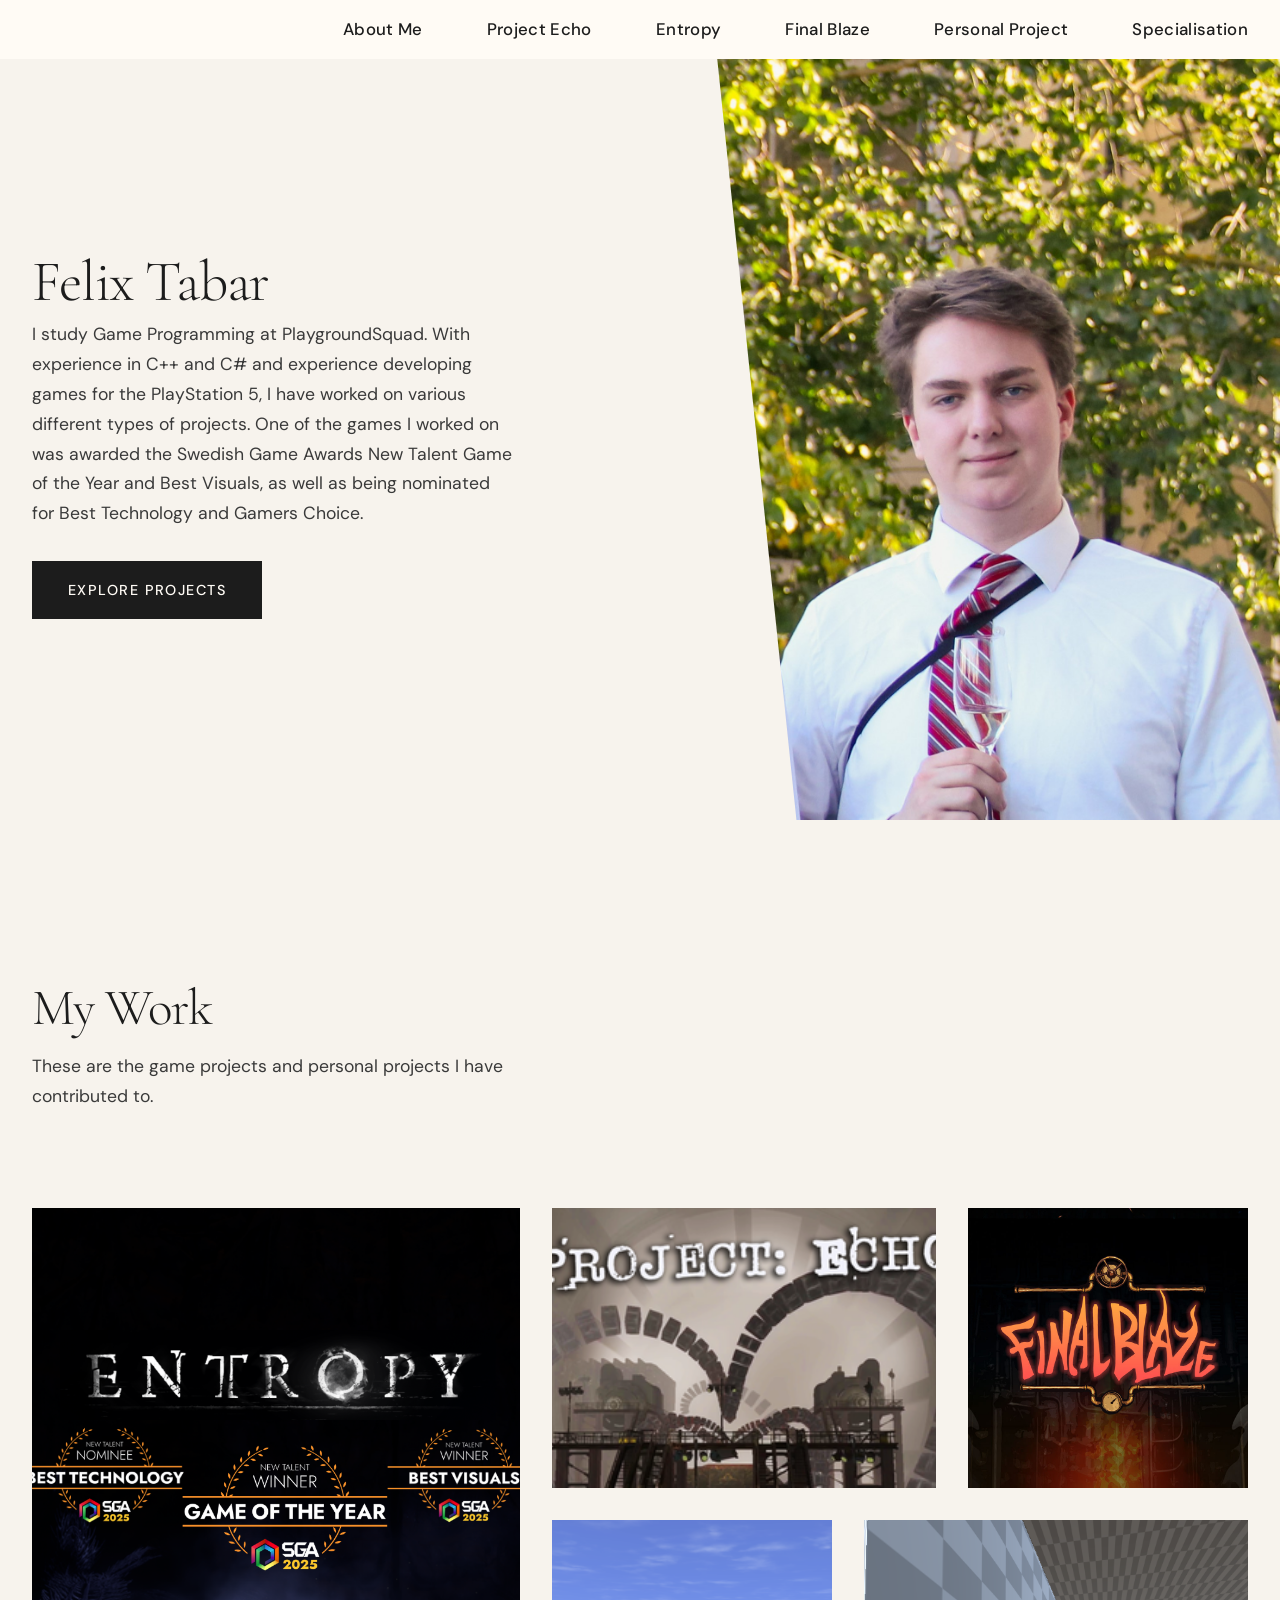
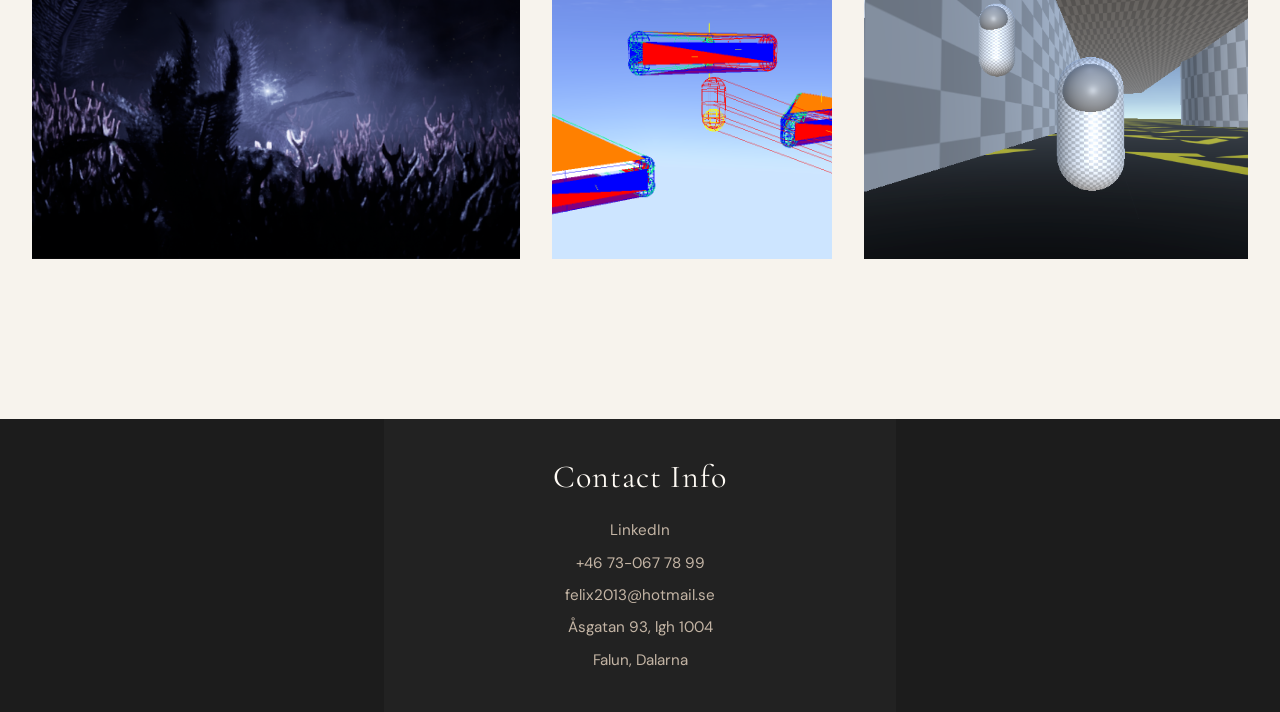
<file: github-pages/index.html>
<!DOCTYPE html>
<html lang="en">
<head>
    <meta charset="UTF-8">
    <meta name="viewport" content="width=device-width, initial-scale=1.0">
    <title>Felix Tabar - Portfolio</title>
    
    <!-- Google Fonts -->
    <link rel="preconnect" href="https://fonts.googleapis.com">
    <link rel="preconnect" href="https://fonts.gstatic.com" crossorigin>
    <link href="https://fonts.googleapis.com/css2?family=Cormorant+Garamond:ital,wght@0,300;0,400;0,500;0,600;1,300;1,400&family=DM+Sans:ital,wght@0,400;0,500;0,600;1,400&display=swap" rel="stylesheet">
    <link rel="stylesheet" href="style.css">
    <!--

-->
</head>
<body>
    <!-- Header -->
    <header class="site-header" id="header">
        <div class="container">
            <nav class="nav-main">
                <a href="#">About Me</a>
                <a href="echo/index.html">Project Echo</a>
                <a href="entropy/index.html">Entropy</a>
                <a href="blaze/index.html">Final Blaze</a>
                <a href="personal-project/index.html">Personal Project</a>
                <a href="specialisation/index.html">Specialisation</a>
            </nav>
        </div>
    </header>
    
    <!-- Hero Section -->
    <section class="hero">
        <div class="hero-content">
            <h1 class="heading-display hero-title">
                Felix Tabar
            </h1>
            <p class="text-body hero-description">
                I study Game Programming at PlaygroundSquad.
                With experience in C++ and C# and experience developing games for the PlayStation 5, I have worked on various different types of projects.
                One of the games I worked on was awarded the Swedish Game Awards New Talent Game of the Year and Best Visuals,
                as well as being nominated for Best Technology and Gamers Choice.
            </p>
            <div class="hero-actions">
                <a href="#collections" class="btn-primary">Explore Projects</a>
            </div>
        </div>
        <div class="hero-image">
            <img src="images/felix.jpg" 
                alt="Mugshot">
        </div>
    </section>

    <!-- Collections -->
    <section class="collections" id="collections">
        <div class="container">
            <div class="section-header">
                <div class="section-header-left">
                    <h2 class="heading-display section-title">My Work</h2>
                    <p class="text-body section-subtitle">
                        These are the game projects and personal projects I have contributed to.
                    </p>
                </div>
            </div>
            
            <div class="collections-grid">
                <div class="collection-item">
                    <div class="collection-image">
                        <img src="images/entropy-banner3.png" 
                             alt="Entropy">
                    </div>
                    <a href="entropy/index.html">
                        <div class="collection-overlay">
                            <h3 class="collection-name">Entropy</h3>
                            <p class="collection-count">Second game project - Unreal Engine</p>
                        </div>
                    </a>
                </div>
                
                <div class="collection-item">
                    <div class="collection-image">
                        <img src="images/echo-banner-low.png"
                            alt="Project Echo">
                    </div>
                    <a href="echo/index.html">
                        <div class="collection-overlay">
                            <h3 class="collection-name">Project Echo</h3>
                            <p class="collection-count">First game project - TenGine</p>
                        </div>
                    </a>
                </div>
                
                <div class="collection-item">
                    <div class="collection-image">
                        <img src="images/blaze-banner2.jpg" 
                             alt="Final Blaze">
                    </div>
                    <a href="blaze/index.html">
                        <div class="collection-overlay">
                            <h3 class="collection-name">Final Blaze</h3>
                            <p class="collection-count">Third game project - Unity</p>
                        </div>
                    </a>
                </div>
                
                <div class="collection-item">
                    <div class="collection-image">
                        <img src="images/specialisation-banner.png" 
                             alt="Specialisation">
                    </div>
                    
                    <a href="specialisation/index.html">
                        <div class="collection-overlay">
                            <h3 class="collection-name">Advanced Collision</h3>
                            <p class="collection-count">Specialisation - TenGine</p>
                        </div>
                    </a>
                </div>
                
                <div class="collection-item">
                    <div class="collection-image">
                        <img src="images/personal-project-banner.png" 
                             alt="Personal Project">
                    </div>
                    <a href="personal-project/index.html">
                        <div class="collection-overlay">
                            <h3 class="collection-name">Multiplayer Movement Demo</h3>
                            <p class="collection-count">Personal Project - Unity</p>
                        </div>
                    </a>
                </div>
            </div>
        </div>
    </section>
    
    <footer class="site-footer">
            <div class="footer-brand">
                <p class="footer-logo">Contact Info</p>
                <div class="footer-contact-info">
                    <p><a href="https://www.linkedin.com/in/felix-tabar-360894291/">LinkedIn</a></p>
                    <p><a href="tel:+46730677899">+46 73-067 78 99</a></p>
                    <p><a href="mailto:felix2013@hotmail.se">felix2013@hotmail.se</a></p>
                    <p>Åsgatan 93, lgh 1004</p>
                    <p>Falun, Dalarna</p>
                </div>
            </div>
    </footer>

</body>
</html>
</file>
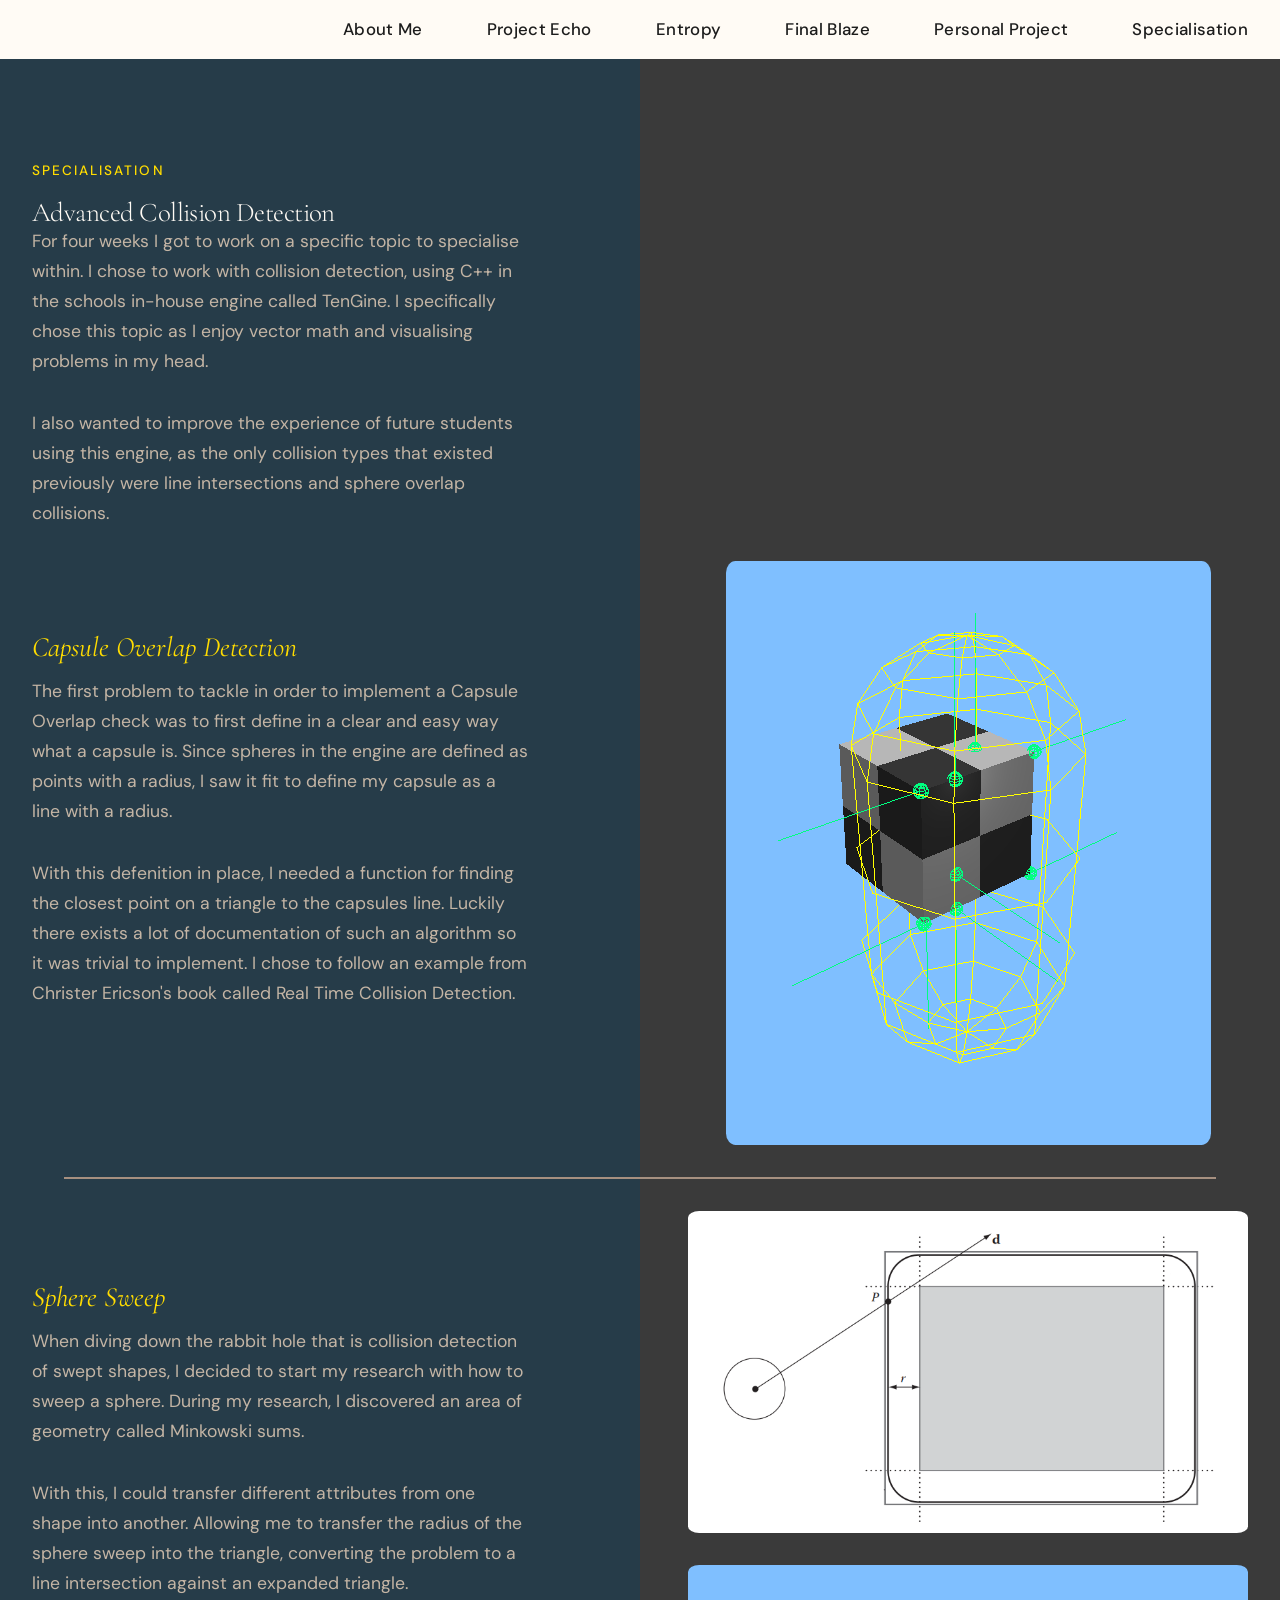
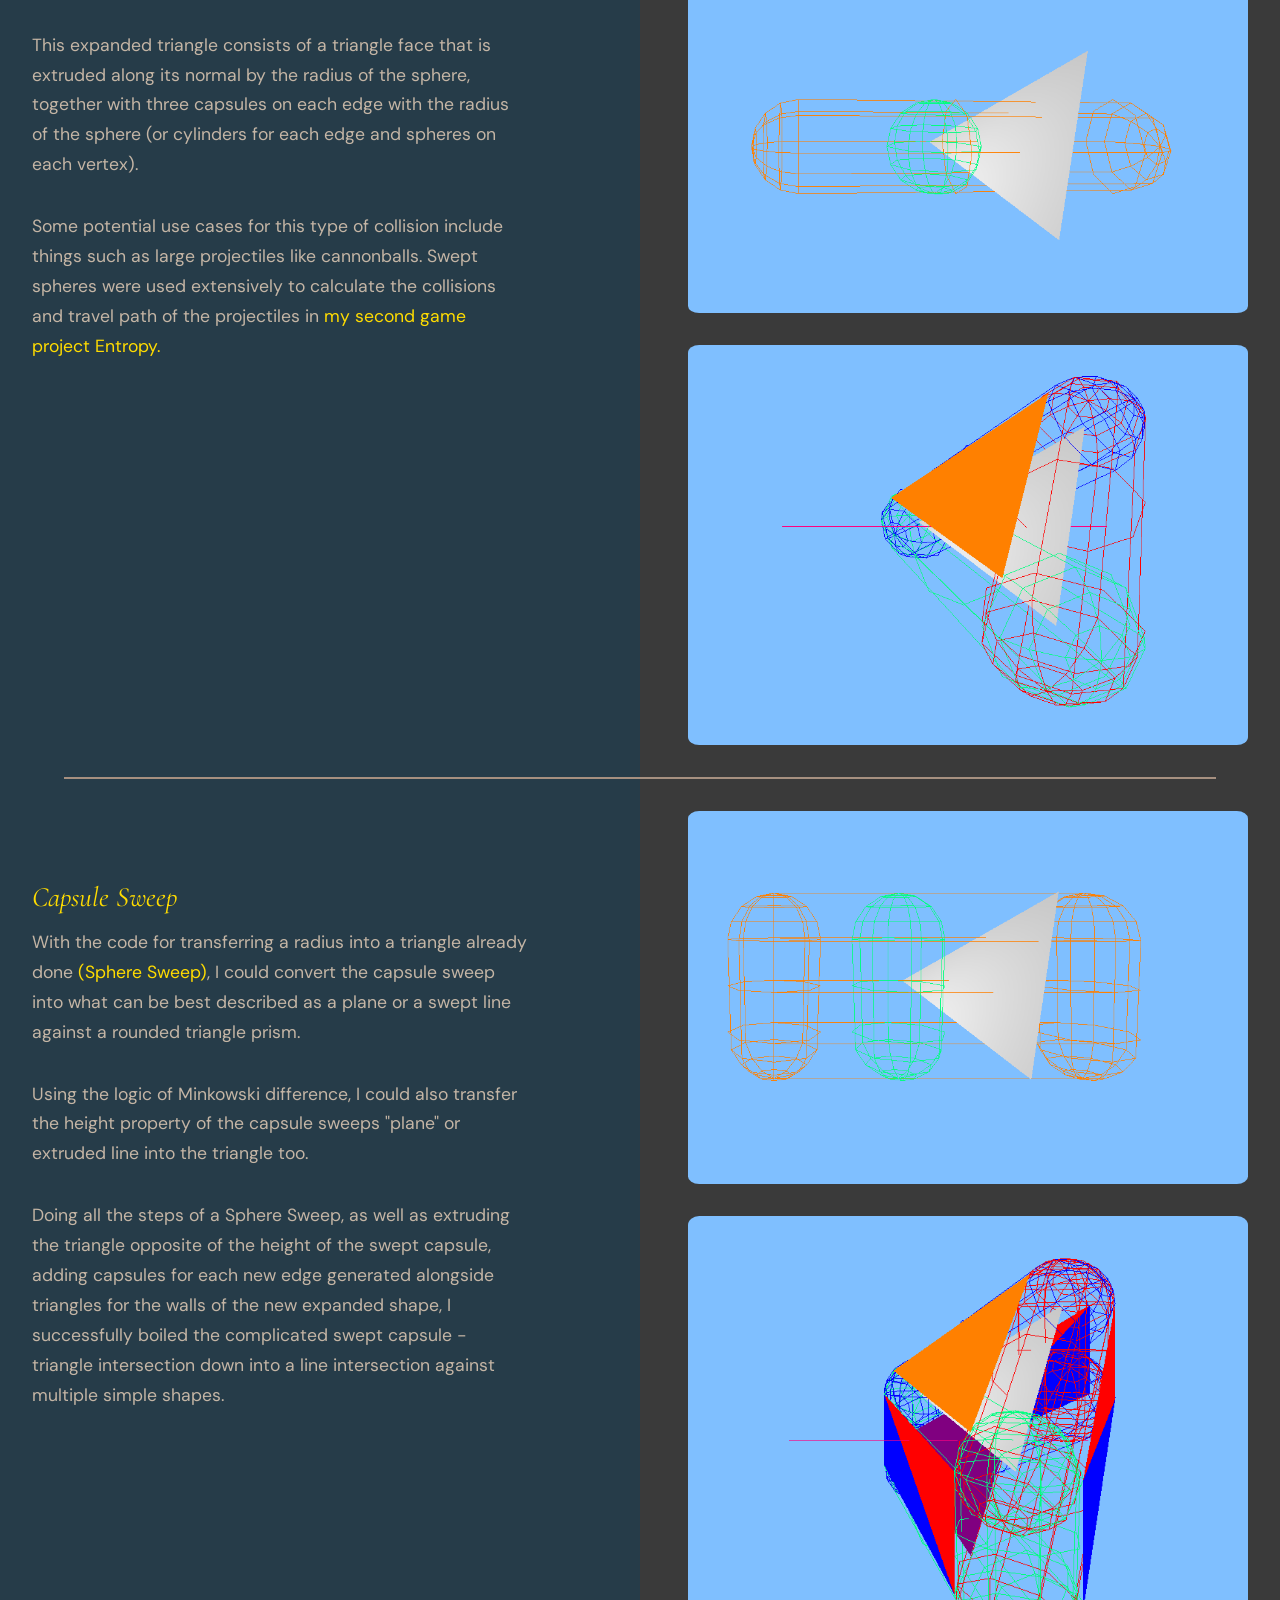
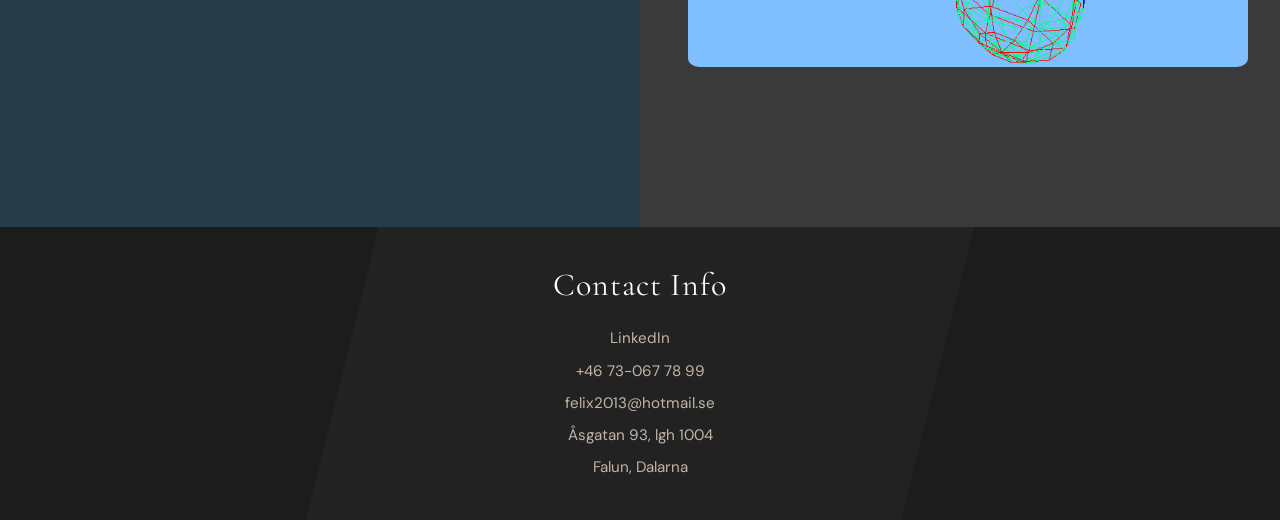
<file: github-pages/specialisation/index.html>
<!DOCTYPE html>
<html lang="en">
<head>
    <meta charset="UTF-8">
    <meta name="viewport" content="width=device-width, initial-scale=1.0">
    <title>Felix Tabar - Portfolio</title>
    
    <!-- Google Fonts -->
    <link rel="preconnect" href="https://fonts.googleapis.com">
    <link rel="preconnect" href="https://fonts.gstatic.com" crossorigin>
    <link href="https://fonts.googleapis.com/css2?family=Cormorant+Garamond:ital,wght@0,300;0,400;0,500;0,600;1,300;1,400&family=DM+Sans:ital,wght@0,400;0,500;0,600;1,400&display=swap" rel="stylesheet">
    <link rel="stylesheet" href="style.css">
    <!--

-->
</head>
<body>
    <!-- Header -->
    <header class="site-header" id="header">
        <div class="container">
            <nav class="nav-main">
                <a href="../index.html">About Me</a>
                <a href="../echo/index.html">Project Echo</a>
                <a href="../entropy/index.html">Entropy</a>
                <a href="../blaze/index.html">Final Blaze</a>
                <a href="../personal-project/index.html">Personal Project</a>
                <a href="#">Specialisation</a>
            </nav>
        </div>
    </header>
    
    <!-- Mobile Navigation -->
    <div class="mobile-overlay" id="mobileOverlay"></div>
    <nav class="mobile-nav" id="mobileNav">
        <button class="mobile-nav-close" id="mobileNavClose">×</button>
        <ul class="mobile-nav-links">
            <li><a href="#collections">Collections</a></li>
            <li><a href="#story">Our Story</a></li>
            <li><a href="#craftsmanship">Craftsmanship</a></li>
            <li><a href="#contact">Visit Us</a></li>
        </ul>
        <div class="mobile-nav-cta">
            <a href="#contact" class="btn-primary">Book Appointment</a>
        </div>
    </nav>
    
    <section class="specialisation" id="specialisation">
        <!-- <img src="images/project_logo.png" alt="Project Logo" class="project-logo"> -->

        <div class="container">
            <div class="specialisation-grid">
                <div class="specialisation-content">

                    <p class="text-label specialisation-label">Specialisation</p>
                    <h2 class="heading-display story-title">
                        Advanced Collision Detection
                    </h2>
                    <p class="text-body specialisation-text">
                        For four weeks I got to work on a specific topic to specialise within. I chose to work with collision detection, using C++ in the schools in-house engine called TenGine.
                        I specifically chose this topic as I enjoy vector math and visualising problems in my head.
                    </p>

                    <p class="text-body specialisation-text">
                        I also wanted to improve the experience of future students using this engine,
                        as the only collision types that existed previously were line intersections and sphere overlap collisions.
                    </p>

                </div>

            </div>

            <div class="specialisation-grid">
                <div class="specialisation-content">

                    <div class="specialisation-signature">
                        <p class="signature-name">Capsule Overlap Detection</p>
                    </div>

                    <p class="text-body specialisation-text">
                        The first problem to tackle in order to implement a Capsule Overlap check was to first define in a clear and easy way what a capsule is.
                        Since spheres in the engine are defined as points with a radius, I saw it fit to define my capsule as a line with a radius.
                    </p>

                    <p class="text-body specialisation-text">
                        With this defenition in place, I needed a function for finding the closest point on a triangle to the capsules line.
                        Luckily there exists a lot of documentation of such an algorithm so it was trivial to implement.
                        I chose to follow an example from Christer Ericson's book called Real Time Collision Detection.
                    </p>
                </div>

                <div class="specialisation-images">

                    <div class="specialisation-image">
                        <img src="images/capsule-overlap.png" 
                            alt="Capsule overlap">

                        <div class="collection-overlay">
                            <p class="collection-count">Yellow capsule overlapping a mesh, with all overlapping triangle hits and normals visible as green dots and lines </p>
                        </div>
                    </div>

                </div>

            </div>

            <hr class="specialisation-bar">

            <div class="specialisation-grid" id="sphere-sweep">
                <div class="specialisation-content">
                    <div class="specialisation-signature">
                        <p class="signature-name">Sphere Sweep</p>
                    </div>
                    <p class="text-body specialisation-text">
                        When diving down the rabbit hole that is collision detection of swept shapes, I decided to start my research with how to sweep a sphere.
                        During my research, I discovered an area of geometry called Minkowski sums.
                    </p>
                    <p class="text-body specialisation-text">
                        With this, I could transfer different attributes from one shape into another.
                        Allowing me to transfer the radius of the sphere sweep into the triangle,
                        converting the problem to a line intersection against an expanded triangle.
                    </p>
                    <p class="text-body specialisation-text">
                        This expanded triangle consists of a triangle face that is extruded along its normal by the radius of the sphere,
                        together with three capsules on each edge with the radius of the sphere (or cylinders for each edge and spheres on each vertex).
                        <!-- In order to get a point of collision from this shape on the original triangle,
                        I take the point of intersection between the sweep and the triangles shapes and move it back by the normal of the hit multiplied by the radius of the sweep. -->
                    </p>

                    <p class="text-body specialisation-text">
                        Some potential use cases for this type of collision include things such as large projectiles like cannonballs.
                        Swept spheres were used extensively to calculate the collisions and travel path of the projectiles in
                        <a href="../entropy/index.html" class="redirect">my second game project Entropy.</a>
                    </p>
                </div>

                <div class="specialisation-images">
                    <div class="specialisation-image">
                        <img src="images/minkowski-sum.png" 
                            alt="Minkowski sum">

                        <div class="collection-overlay">
                            <p class="collection-count">Diagram displaying how a spheres radius can be translated into a cube in a 2D environment <br> Source: Real Time Collision Detection, Christer Ericson</p>
                        </div>
                    </div>
                    <div class="specialisation-image">
                        <img src="images/sphere-sweep-single-tri.png" 
                            alt="Sphere sweep">

                        <div class="collection-overlay">
                            <p class="collection-count">Sphere being swept from left to right, passing through a triangle. The resulting collision is displayed as a green sphere</p>
                        </div>
                    </div>
                    <div class="specialisation-image">
                        <img src="images/sphere-sweep-debugdraw.png" 
                            alt="Sphere sweep debug draw">

                        <div class="collection-overlay">
                            <p class="collection-count">Sphere sweep as it is handled internally, with sphere radius translated into the triangle</p>
                        </div>
                    </div>
                </div>
            </div>

            <hr class="specialisation-bar">

            <div class="specialisation-grid">
                <div class="specialisation-content">
                    <div class="specialisation-signature">
                        <p class="signature-name">Capsule Sweep</p>
                    </div>
                    <p class="text-body specialisation-text">
                        With the code for transferring a radius into a triangle already done <a href="#sphere-sweep" class="redirect">(Sphere Sweep)</a>,
                        I could convert the capsule sweep into what can be best described as a plane or a swept line against a rounded triangle prism.
                    </p>
                    <p class="text-body specialisation-text">
                        Using the logic of Minkowski difference, I could also transfer the height property of the capsule sweeps "plane" or extruded line into the triangle too.
                    </p>

                    <p class="text-body specialisation-text">
                        Doing all the steps of a Sphere Sweep, as well as extruding the triangle opposite of the height of the swept capsule,
                        adding capsules for each new edge generated alongside triangles for the walls of the new expanded shape,
                        I successfully boiled the complicated swept capsule - triangle intersection down into a line intersection against multiple simple shapes.
                    </p>
                </div>

                <div class="specialisation-images">

                    <div class="specialisation-image">
                        <img src="images/capsule-sweep-single-tri.png" 
                            alt="Capsule sweep">

                        <div class="collection-overlay">
                            <p class="collection-count">Capsule being swept from left to right, passing through a triangle. The resulting collision is displayed as a green capsule</p>
                        </div>
                    </div>

                    <div class="specialisation-image">
                        <img src="images/capsule-sweep-debugdraw.png" 
                            alt="Capsule sweep debug draw">

                        <div class="collection-overlay">
                            <p class="collection-count">Capsule sweep as it is handled internally, with capsule radius and height translated into the triangle.
                                The orange triangle represents the radius of the capsule, while the purple, blue and red triangles all represent the height of the capsule</p>
                        </div>
                    </div>
                    
                </div>

            </div>

        </div>
        
    </section>
    
    <footer class="site-footer">
            <div class="footer-brand">
                <p class="footer-logo">Contact Info</p>
                <div class="footer-contact-info">
                    <p><a href="https://www.linkedin.com/in/felix-tabar-360894291/">LinkedIn</a></p>
                    <p><a href="tel:+46730677899">+46 73-067 78 99</a></p>
                    <p><a href="mailto:felix2013@hotmail.se">felix2013@hotmail.se</a></p>
                    <p>Åsgatan 93, lgh 1004</p>
                    <p>Falun, Dalarna</p>
                </div>
            </div>
    </footer>
</body>
</html>
</file>
<file: github-pages/style.css>
@charset "utf-8";

:root {
	--color-cream: #FFFBF5;
	--color-ivory: #F7F3ED;
	--color-warm-white: #FEFCF9;
	--color-gold: #B8860B;
	--color-gold-light: #D4A853;
	--color-gold-dark: #8B6914;
	--color-charcoal: #1C1C1C;
	--color-charcoal-soft: #3A3A3A;
	--color-taupe: #A69080;
	--color-taupe-light: #C4B5A5;

	--font-display: 'Cormorant Garamond', Georgia, serif;
	--font-body: 'DM Sans', -apple-system, sans-serif;

	--space-xs: 0.5rem;
	--space-sm: 1rem;
	--space-md: 2rem;
	--space-lg: 4rem;
	--space-xl: 6rem;
	--space-2xl: 10rem;
}

*,
*::before,
*::after {
	margin: 0;
	padding: 0;
	box-sizing: border-box;
}

hr
{
	border-style: solid;
	
	margin-top: var(--space-md);
	margin-bottom: var(--space-md);
	
	margin-left: var(--space-md);
	margin-right: var(--space-md);
}

html {
	scroll-behavior: smooth;
}

body {
	font-family: var(--font-body);
	font-size: 18px;
	line-height: 1.6;
	color: var(--color-charcoal);
	background-color: var(--color-cream);
	-webkit-font-smoothing: antialiased;
}

img {
	max-width: 100%;
	height: auto;
	display: block;
}

a {
	color: inherit;
	text-decoration: none;
}

/* Typography */
.heading-display {
	font-family: var(--font-display);
	font-weight: 300;
	line-height: 1.1;
	letter-spacing: -0.02em;
}

.heading-editorial {
	font-family: var(--font-display);
	font-weight: 400;
	font-style: italic;
	line-height: 1.2;
}

.text-label {
	font-family: var(--font-body);
	font-size: 0.85rem;
	font-weight: 500;
	letter-spacing: 0.15em;
	text-transform: uppercase;
	color: var(--color-taupe);
}

.text-body {
	font-family: var(--font-body);
	font-size: 1.1rem;
	line-height: 1.7;
	color: var(--color-charcoal-soft);
}

/* Layout Utilities */
.container {
	width: 100%;
	max-width: 1400px;
	margin: 0 auto;
	padding: 0 var(--space-md);
}

.container--narrow {
	max-width: 900px;
}

.container--wide {
	max-width: 1600px;
}

/* ========================================
           HEADER / NAVIGATION
======================================== */
.site-header {
	position: fixed;
	top: 0;
	left: 0;
	right: 0;
	z-index: 1000;
	padding: var(--space-xs) 0;
	/* transition: background 0.4s ease, padding 0.4s ease; */
}

.site-header::before {
	content: '';
	position: absolute;
	top: 0;
	left: 0;
	right: 0;
	bottom: 0;
	background-color: rgba(255, 251, 245, 1.0);
	z-index: -1;
}

.site-header.scrolled {
	background: rgba(255, 251, 245, 0.98);
	backdrop-filter: blur(10px);
	padding: var(--space-sm) 0;
	box-shadow: 0 1px 0 rgba(0, 0, 0, 0.05);
}

.site-header.scrolled::before {
	display: none;
}

.nav-main {
	display: flex;
	justify-content: right;

	gap: var(--space-lg);
}

.nav-main a:not(.nav-cta) {
	font-family: var(--font-body);
	font-size: 1.05rem;
	font-weight: 500;
	letter-spacing: 0.02em;
	position: relative;
	padding: var(--space-xs) 0;
	/* transition: color 0.3s ease; */
}

.nav-main a:not(.nav-cta):hover {
	color: var(--color-gold);
}

.nav-cta {
	font-family: var(--font-body);
	font-size: 0.9rem;
	font-weight: 500;
	letter-spacing: 0.1em;
	text-transform: uppercase;
	padding: 0.875rem 1.5rem;
	border: 1px solid var(--color-charcoal);
	/* transition: all 0.3s ease; */
}

.nav-cta:hover {
	background-color: var(--color-charcoal);
	color: var(--color-cream);
}

/* Mobile Menu Toggle */
.menu-toggle {
	display: none;
	flex-direction: column;
	gap: 5px;
	background: none;
	border: none;
	cursor: pointer;
	padding: 10px;
}

.menu-toggle span {
	display: block;
	width: 24px;
	height: 1.5px;
	background-color: var(--color-charcoal);
	/* transition: all 0.3s ease; */
}

/* ========================================
           HERO SECTION
        ======================================== */
.hero {
	min-height: 600px;
	max-height: 820px;
	height: 100vh;
	display: grid;
	grid-template-columns: 1fr 0.8fr;
	background-color: var(--color-ivory);
	overflow: hidden;
}

.hero-content {
	display: flex;
	flex-direction: column;
	justify-content: center;
	padding: var(--space-md) var(--space-lg);
	padding-left: max(var(--space-md), calc((100vw - 1400px) / 2 + var(--space-md)));
}

.hero-title {
	font-size: clamp(2.5rem, 4.5vw, 4rem);
	margin-bottom: var(--space-sm);
	/* opacity: 0; */
	transform: translateY(30px);
	/* animation: fadeUp 0.8s ease forwards;
	animation-delay: 0.5s; */
}

.hero-title em {
	font-style: italic;
	color: var(--color-gold);
}

.hero-description {
	max-width: 480px;
	margin-bottom: var(--space-md);
	/* opacity: 0; */
	transform: translateY(20px);
	/* animation: fadeUp 0.8s ease forwards;
	animation-delay: 0.7s; */
}

.hero-actions {
	display: flex;
	align-items: center;
	gap: var(--space-md);
	/* opacity: 0; */
	transform: translateY(20px);
	/* animation: fadeUp 0.8s ease forwards;
	animation-delay: 0.9s; */
}

.btn-primary {
	display: inline-flex;
	align-items: center;
	gap: var(--space-sm);
	font-family: var(--font-body);
	font-size: 0.9rem;
	font-weight: 500;
	letter-spacing: 0.1em;
	text-transform: uppercase;
	padding: 1.1rem 2.25rem;
	background-color: var(--color-charcoal);
	color: var(--color-cream);
	border: none;
	cursor: pointer;
	/* transition: all 0.3s ease; */
}

.btn-primary:hover {
	background-color: var(--color-gold-dark);
}

.btn-text {
	font-family: var(--font-body);
	font-size: 1rem;
	font-weight: 500;
	color: var(--color-charcoal);
	position: relative;
}

.btn-text::after {
	content: '→';
	margin-left: 0.5rem;
	/* transition: margin-left 0.3s ease; */
}

.btn-text:hover::after {
	margin-left: 0.75rem;
}

.hero-image {
	display: flex;
	align-items: center;
	overflow: hidden;
	clip-path: polygon(0 0, 100% 0, 100% 100%, 15% 100%);
}

.hero-slide.active {
	opacity: 1;
}

.hero-slide img {
	width: 100%;
	height: 100%;
	object-fit: cover;
}

.hero-image-overlay {
	position: absolute;
	bottom: var(--space-lg);
	left: var(--space-lg);
	background-color: var(--color-warm-white);
	padding: var(--space-md);
	max-width: 280px;
	z-index: 10;
	/* opacity: 0; */
	transform: translateY(20px);
	/* animation: fadeUp 0.8s ease forwards;
	animation-delay: 1.1s; */
}

.overlay-title {
	font-family: var(--font-display);
	font-size: 1.4rem;
	font-weight: 400;
	margin-bottom: var(--space-xs);
	/* transition: opacity 0.5s ease; */
}

.overlay-price {
	font-family: var(--font-body);
	font-size: 1rem;
	color: var(--color-gold);
	font-weight: 500;
	/* transition: opacity 0.5s ease; */
}

@keyframes fadeUp {
	to {
		opacity: 1;
		transform: translateY(0);
	}
}

/* ========================================
           COLLECTIONS SECTION
======================================== */
.collections {
	padding: var(--space-2xl) 0;
	background-color: var(--color-ivory);
}

.section-header {
	display: flex;
	justify-content: space-between;
	align-items: flex-end;
	margin-bottom: var(--space-xl);
}

.section-header-left {
	max-width: 500px;
}

.section-title {
	font-size: clamp(2.25rem, 4vw, 3.5rem);
	margin-bottom: var(--space-sm);
}

.section-subtitle {
	color: var(--color-charcoal-soft);
}

/* Asymmetric Masonry Grid */
.collections-grid {
	display: grid;
	grid-template-columns: repeat(12, 1fr);
	grid-template-rows: repeat(2, auto);
	gap: var(--space-md);
}

.collection-item {
	position: relative;
	overflow: hidden;
	cursor: pointer;
}

.collection-item:nth-child(1) {
	grid-column: 1 / 6;
	grid-row: 1 / 3;
}

.collection-item:nth-child(2) {
	grid-column: 6 / 10;
	grid-row: 1 / 2;
}

.collection-item:nth-child(3) {
	grid-column: 10 / 13;
	grid-row: 1 / 2;
}

.collection-item:nth-child(4) {
	grid-column: 6 / 9;
	grid-row: 2 / 3;
}

.collection-item:nth-child(5) {
	grid-column: 9 / 13;
	grid-row: 2 / 3;
}

.collection-image {
	width: 100%;
	height: 100%;
	min-height: 280px;
	overflow: hidden;
}

.collection-item:nth-child(1) .collection-image {
	min-height: 600px;
}

.collection-image img {
	width: 100%;
	height: 100%;
	object-fit: cover;
	transition: transform 0.6s ease;
}

.collection-item:hover .collection-image img {
	transform: scale(1.05);
}

.collection-overlay {
	position: absolute;
	inset: 0;
	background: linear-gradient(to top, rgba(28, 28, 28, 0.7) 0%, transparent 60%);
	display: flex;
	flex-direction: column;
	justify-content: flex-end;
	padding: var(--space-md);
	opacity: 0;
	transition: opacity 0.4s ease;
}

.collection-item:hover .collection-overlay {
	opacity: 1;
}

.collection-name {
	font-family: var(--font-display);
	font-size: 1.75rem;
	font-weight: 400;
	color: var(--color-cream);
	margin-bottom: var(--space-xs);
}

.collection-count {
	font-size: 0.9rem;
	color: var(--color-taupe-light);
	letter-spacing: 0.05em;
}

/* ========================================
           FOOTER - 4 Column Layout
        ======================================== */
.site-footer {
	background: linear-gradient(90deg,
			#1C1C1C 0%,
			#1C1C1C 30%,
			#222222 30%,
			#222222 70%,
			#1C1C1C 70%,
			#1C1C1C 100%);
	color: var(--color-cream);
	padding: var(--space-md) 0 var(--space-md);
	
	display: flex;
	justify-content: center;
}

.footer-brand {
	text-align: center;
}

.footer-logo {
	font-family: var(--font-display);
	font-size: 2rem;
	font-weight: 400;
	letter-spacing: 0.03em;
	margin-bottom: var(--space-sm);
}

.footer-logo span {
	color: var(--color-gold-light);
}

.footer-tagline {
	font-size: 1rem;
	color: var(--color-taupe);
	line-height: 1.7;
	margin-bottom: var(--space-md);
}

.footer-contact-info p {
	font-size: 0.95rem;
	color: var(--color-taupe-light);
	margin-bottom: var(--space-xs);
}

.footer-contact-info a {
	color: var(--color-taupe-light);
	/* transition: color 0.3s ease; */
}

.footer-contact-info a:hover {
	color: var(--color-gold-light);
}

/* ========================================
           RESPONSIVE STYLES
======================================== */
@media (max-width: 1200px) {
	.hero {
		grid-template-columns: 1fr 1fr;
	}

	.hero-content {
		padding: var(--space-md) var(--space-md);
		padding-left: var(--space-lg);
	}

	.collections-grid {
		grid-template-columns: repeat(6, 1fr);
	}

	.collection-item:nth-child(1) {
		grid-column: 1 / 4;
		grid-row: 1 / 2;
	}

	.collection-item:nth-child(2) {
		grid-column: 4 / 7;
		grid-row: 1 / 2;
	}

	.collection-item:nth-child(3) {
		grid-column: 1 / 3;
		grid-row: 2 / 3;
	}

	.collection-item:nth-child(4) {
		grid-column: 3 / 5;
		grid-row: 2 / 3;
	}

	.collection-item:nth-child(5) {
		grid-column: 5 / 7;
		grid-row: 2 / 3;
	}

	.collection-item:nth-child(1) .collection-image {
		min-height: 350px;
	}
}

@media (max-width: 1100px) {
	.logo {
		font-size: 1.5rem;
	}

	.nav-main {
		gap: var(--space-md);
	}

	.nav-main a:not(.nav-cta) {
		font-size: 0.85rem;
	}

	.nav-cta {
		font-size: 0.75rem;
		padding: 0.7rem 1rem;
	}

	.craft-stats {
		gap: var(--space-md);
		padding: var(--space-sm) var(--space-md);
		left: var(--space-md);
		right: var(--space-md);
	}
}

@media (max-width: 860px) {
	.nav-main {
		display: none;
	}

	.menu-toggle {
		display: flex;
	}

	.hero {
		grid-template-columns: 1fr;
		height: auto;
		max-height: none;
	}

	.hero-content {
		padding: calc(var(--space-lg) + 60px) var(--space-md) var(--space-lg);
		order: 2;
	}

	.hero-image {
		order: 1;
		height: 400px;
		clip-path: none;
	}

	.hero-image-overlay {
		display: none;
	}

	.featured-grid,
	.story-grid,
	.craft-grid,
	.contact-grid {
		grid-template-columns: 1fr;
	}

	.featured-content {
		padding-right: 0;
		order: 2;
	}

	.featured-image-wrapper {
		order: 1;
	}

	.story-content {
		padding-right: 0;
	}

	.craft-content {
		order: 2;
	}

	.craft-image-wrapper {
		order: 1;
	}

	.craft-stats {
		position: static;
		margin-top: var(--space-md);
		justify-content: center;
	}

	.testimonials-grid {
		grid-template-columns: 1fr;
		gap: var(--space-md);
	}

	.contact-content {
		padding-right: 0;
	}

	.footer-grid {
		grid-template-columns: 1fr 1fr;
		gap: var(--space-lg);
	}

	.footer-brand {
		grid-column: 1 / -1;
		padding-right: 0;
	}

	.footer-bottom {
		flex-direction: column;
		gap: var(--space-md);
		text-align: center;
	}
}

@media (max-width: 768px) {
	.collections-grid {
		grid-template-columns: 1fr 1fr;
	}

	.collection-item:nth-child(1) {
		grid-column: 1 / -1;
		grid-row: auto;
	}

	.collection-item:nth-child(2),
	.collection-item:nth-child(3),
	.collection-item:nth-child(4),
	.collection-item:nth-child(5) {
		grid-column: auto;
		grid-row: auto;
	}

	.collection-item:nth-child(1) .collection-image {
		min-height: 300px;
	}

	.collection-overlay {
		opacity: 1;
	}

	.story-images {
		grid-template-columns: 1fr;
		gap: var(--space-sm);
	}

	.story-image:first-child {
		margin-top: 0;
	}

	.section-header {
		flex-direction: column;
		align-items: flex-start;
		gap: var(--space-md);
	}

	.testimonials-grid {
		grid-template-columns: repeat(2, 1fr);
	}

	.testimonial-card:nth-child(3) {
		grid-column: 1 / -1;
	}
}

@media (max-width: 576px) {
	:root {
		--space-lg: 3rem;
		--space-xl: 4rem;
		--space-2xl: 6rem;
	}

	.hero-actions {
		flex-direction: column;
		align-items: flex-start;
	}

	.collections-grid {
		grid-template-columns: 1fr;
	}

	.collection-item:nth-child(n) {
		grid-column: 1;
	}

	.craft-stats {
		flex-direction: column;
		gap: var(--space-md);
	}

	.testimonials-grid {
		grid-template-columns: 1fr;
	}

	.testimonial-card:nth-child(3) {
		grid-column: auto;
	}

	.footer-grid {
		grid-template-columns: 1fr;
	}
}

/* Mobile Navigation */
.mobile-nav {
	position: fixed;
	top: 0;
	right: -100%;
	width: 100%;
	max-width: 400px;
	height: 100vh;
	height: 100dvh;
	background-color: var(--color-warm-white);
	z-index: 2000;
	padding: var(--space-xl) var(--space-md);
	/* transition: right 0.4s ease; */
	display: flex;
	flex-direction: column;
	overflow-y: auto;
	overscroll-behavior: contain;
}

.mobile-nav.active {
	right: 0;
}

.mobile-nav-close {
	position: absolute;
	top: var(--space-md);
	right: var(--space-md);
	background: none;
	border: none;
	font-size: 1.5rem;
	cursor: pointer;
	color: var(--color-charcoal);
}

.mobile-nav-links {
	list-style: none;
	margin-top: var(--space-xl);
}

.mobile-nav-links li {
	margin-bottom: var(--space-md);
}

.mobile-nav-links a {
	font-family: var(--font-display);
	font-size: 2rem;
	font-weight: 400;
	color: var(--color-charcoal);
	/* transition: color 0.3s ease; */
}

.mobile-nav-links a:hover {
	color: var(--color-gold);
}

.mobile-nav-cta {
	margin-top: var(--space-xl);
	padding-bottom: var(--space-md);
}

.mobile-overlay {
	position: fixed;
	inset: 0;
	background-color: rgba(0, 0, 0, 0.4);
	z-index: 1999;
	opacity: 0;
	visibility: hidden;
	/* transition: opacity 0.4s ease, visibility 0.4s ease; */
}

.mobile-overlay.active {
	opacity: 1;
	visibility: visible;
}
</file>
<file: github-pages/specialisation/style.css>
@charset "utf-8";

:root {
	--color-cream: #FFFBF5;
	--color-ivory: #F7F3ED;
	--color-warm-white: #FEFCF9;
	--color-gold: #B8860B;
	--color-gold-light: #D4A853;
	--color-gold-dark: #8B6914;
	--color-charcoal: #1C1C1C;
	--color-charcoal-soft: #3A3A3A;
	--color-taupe: #A69080;
	--color-taupe-light: #C4B5A5;

	--font-display: 'Cormorant Garamond', Georgia, serif;
	--font-body: 'DM Sans', -apple-system, sans-serif;

	--space-xs: 0.5rem;
	--space-sm: 1rem;
	--space-md: 2rem;
	--space-lg: 4rem;
	--space-xl: 6rem;
	--space-2xl: 10rem;
}

*,
*::before,
*::after {
	margin: 0;
	padding: 0;
	box-sizing: border-box;
}

hr
{
	border-style: solid;
	
	margin-top: var(--space-md);
	margin-bottom: var(--space-md);
	
	margin-left: var(--space-md);
	margin-right: var(--space-md);
}

html {
	scroll-behavior: smooth;
}

body {
	font-family: var(--font-body);
	font-size: 18px;
	line-height: 1.6;
	color: var(--color-charcoal);
	background-color: var(--color-cream);
	-webkit-font-smoothing: antialiased;
}

img {
	max-width: 100%;
	height: auto;
	display: block;
}

a {
	color: inherit;
	text-decoration: none;
}

/* Typography */
.heading-display {
	font-family: var(--font-display);
	font-weight: 300;
	line-height: 1.1;
	letter-spacing: -0.02em;
}

.heading-editorial {
	font-family: var(--font-display);
	font-weight: 400;
	font-style: italic;
	line-height: 1.2;
}

.text-label {
	font-family: var(--font-body);
	font-size: 0.85rem;
	font-weight: 500;
	letter-spacing: 0.15em;
	text-transform: uppercase;
	color: var(--color-taupe);
}

.text-body {
	font-family: var(--font-body);
	font-size: 1.1rem;
	line-height: 1.7;
	color: var(--color-charcoal-soft);
}

/* Layout Utilities */
.container {
	width: 100%;
	max-width: 1400px;
	margin: 0 auto;
	padding: 0 var(--space-md);
}

.container--narrow {
	max-width: 900px;
}

.container--wide {
	max-width: 1600px;
}

/* ========================================
           HEADER / NAVIGATION
======================================== */
.site-header {
	position: fixed;
	top: 0;
	left: 0;
	right: 0;
	z-index: 1000;
	padding: var(--space-xs) 0;
	/* transition: background 0.4s ease, padding 0.4s ease; */
}

.site-header::before {
	content: '';
	position: absolute;
	top: 0;
	left: 0;
	right: 0;
	bottom: 0;
	background-color: rgba(255, 251, 245, 1.0);
	z-index: -1;
}

.site-header.scrolled {
	background: rgba(255, 251, 245, 0.98);
	backdrop-filter: blur(10px);
	padding: var(--space-sm) 0;
	box-shadow: 0 1px 0 rgba(0, 0, 0, 0.05);
}

.site-header.scrolled::before {
	display: none;
}

.nav-main {
	display: flex;
	justify-content: right;

	gap: var(--space-lg);
}

.nav-main a:not(.nav-cta) {
	font-family: var(--font-body);
	font-size: 1.05rem;
	font-weight: 500;
	letter-spacing: 0.02em;
	position: relative;
	padding: var(--space-xs) 0;
	/* transition: color 0.3s ease; */
}

.nav-main a:not(.nav-cta):hover {
	color: var(--color-gold);
}

.nav-cta {
	font-family: var(--font-body);
	font-size: 0.9rem;
	font-weight: 500;
	letter-spacing: 0.1em;
	text-transform: uppercase;
	padding: 0.875rem 1.5rem;
	border: 1px solid var(--color-charcoal);
	/* transition: all 0.3s ease; */
}

.nav-cta:hover {
	background-color: var(--color-charcoal);
	color: var(--color-cream);
}

/* ========================================
           COLLECTIONS SECTION
        ======================================== */
.collections {
	padding: var(--space-2xl) 0;
	background-color: var(--color-cream);
}

.section-header {
	display: flex;
	justify-content: space-between;
	align-items: flex-end;
	margin-bottom: var(--space-xl);
}

.section-header-left {
	max-width: 500px;
}

.section-title {
	font-size: clamp(2.25rem, 4vw, 3.5rem);
	margin-bottom: var(--space-sm);
}

.section-subtitle {
	color: var(--color-taupe);
}

.collection-overlay {
	position: absolute;
	inset: 0;
	background: linear-gradient(to top, rgba(28, 28, 28, 0.7) 0%, transparent 60%);
	display: flex;
	flex-direction: column;
	justify-content: flex-end;
	padding: var(--space-md);
	opacity: 0;
	transition: opacity 0.4s ease;
	
	border-radius: 2%;
}

.specialisation-image:hover .collection-overlay {
	opacity: 1;
}

.collection-name {
	font-family: var(--font-display);
	font-size: 1.75rem;
	font-weight: 400;
	color: var(--color-cream);
	margin-bottom: var(--space-xs);
}

.collection-count {
	font-size: 0.9rem;
	color: var(--color-cream);
	letter-spacing: 0.05em;
}

/* ========================================
           ABOUT / STORY SECTION
======================================== */
/* .project-logo {
	max-width: 600px;
	margin: auto;
	margin-bottom: var(--space-lg);
} */

.specialisation {
	padding: var(--space-2xl) 0;
	background: linear-gradient(90deg,
			#263c49 0%,
			#263c49 50%,
			#3a3a3a 50%,
			#3a3a3a 100%);
	color: var(--color-cream);
	overflow: hidden;
}

.specialisation-bar
{
	color: var(--color-taupe);
	border-color: var(--color-taupe);
}

.redirect {
	color: rgb(255, 220, 0);
}

.redirect:hover {
	color: var(--color-gold-light);
}

.specialisation-grid {
	display: grid;
	grid-template-columns: 1fr 1fr;
	gap: var(--space-xl);
	align-items: top;
}

.specialisation-content {
	padding-right: var(--space-lg);
	/* margin: auto; */
}

.specialisation-label {
	color: rgb(255, 220, 0);
	margin-bottom: var(--space-sm);
}

.specialisation-title {
	font-size: clamp(2.75rem, 4.5vw, 4.5rem);
	margin-bottom: var(--space-md);
	color: var(--color-cream);
}

.specialisation-text {
	color: var(--color-taupe-light);
	margin-bottom: var(--space-md);
}

.specialisation-signature {
	margin-top: var(--space-lg);
}

.signature-name {
	font-family: var(--font-display);
	font-style: italic;
	font-size: 1.75rem;
	color: rgb(255, 220, 0);
	margin-bottom: var(--space-xs);
}

.signature-title {
	font-size: 0.9rem;
	color: var(--color-taupe);
	letter-spacing: 0.1em;
	text-transform: uppercase;
}

.specialisation-images {
	display: flex;
	flex-direction: column;
	gap: var(--space-md);
	position: relative;
	align-items: center;
	justify-content: center;
}

.specialisation-image {
	position: relative;
}

.specialisation-image img {
	width: 100%;
	height: auto;
	display: block;

	border-radius: 2%;
}

/* ========================================
           FOOTER - 4 Column Layout
======================================== */
.site-footer {
	background: linear-gradient(104deg,
			#1C1C1C 0%,
			#1C1C1C 28%,
			#222222 28%,
			#222222 72%,
			#1C1C1C 72%,
			#1C1C1C 100%);
	color: var(--color-cream);
	padding: var(--space-md) 0 var(--space-md);
	
	display: flex;
	justify-content: center;
}

.footer-brand {
	text-align: center;
}

.footer-logo {
	font-family: var(--font-display);
	font-size: 2rem;
	font-weight: 400;
	letter-spacing: 0.03em;
	margin-bottom: var(--space-sm);
}

.footer-logo span {
	color: var(--color-gold-light);
}

.footer-tagline {
	font-size: 1rem;
	color: var(--color-taupe);
	line-height: 1.7;
	margin-bottom: var(--space-md);
}

.footer-contact-info p {
	font-size: 0.95rem;
	color: var(--color-taupe-light);
	margin-bottom: var(--space-xs);
}

.footer-contact-info a {
	color: var(--color-taupe-light);
	/* transition: color 0.3s ease; */
}

.footer-contact-info a:hover {
	color: var(--color-gold-light);
}


/* ========================================
           RESPONSIVE STYLES
        ======================================== */
@media (max-width: 1200px) {
	.hero {
		grid-template-columns: 1fr 1fr;
	}

	.hero-content {
		padding: var(--space-md) var(--space-md);
		padding-left: var(--space-lg);
	}

	.collections-grid {
		grid-template-columns: repeat(6, 1fr);
	}

	.collection-item:nth-child(1) {
		grid-column: 1 / 4;
		grid-row: 1 / 2;
	}

	.collection-item:nth-child(2) {
		grid-column: 4 / 7;
		grid-row: 1 / 2;
	}

	.collection-item:nth-child(3) {
		grid-column: 1 / 3;
		grid-row: 2 / 3;
	}

	.collection-item:nth-child(4) {
		grid-column: 3 / 5;
		grid-row: 2 / 3;
	}

	.collection-item:nth-child(5) {
		grid-column: 5 / 7;
		grid-row: 2 / 3;
	}

	.collection-item:nth-child(1) .collection-image {
		min-height: 350px;
	}
}

@media (max-width: 1100px) {
	.logo {
		font-size: 1.5rem;
	}

	.nav-main {
		gap: var(--space-md);
	}

	.nav-main a:not(.nav-cta) {
		font-size: 0.85rem;
	}

	.nav-cta {
		font-size: 0.75rem;
		padding: 0.7rem 1rem;
	}

	.craft-stats {
		gap: var(--space-md);
		padding: var(--space-sm) var(--space-md);
		left: var(--space-md);
		right: var(--space-md);
	}
}

@media (max-width: 860px) {
	.nav-main {
		display: none;
	}

	.menu-toggle {
		display: flex;
	}

	.hero {
		grid-template-columns: 1fr;
		height: auto;
		max-height: none;
	}

	.hero-content {
		padding: calc(var(--space-lg) + 60px) var(--space-md) var(--space-lg);
		order: 2;
	}

	.hero-image {
		order: 1;
		height: 400px;
		clip-path: none;
	}

	.hero-image-overlay {
		display: none;
	}

	.featured-grid,
	.story-grid,
	.craft-grid,
	.contact-grid {
		grid-template-columns: 1fr;
	}

	.featured-content {
		padding-right: 0;
		order: 2;
	}

	.featured-image-wrapper {
		order: 1;
	}

	.story-content {
		padding-right: 0;
	}

	.craft-content {
		order: 2;
	}

	.craft-image-wrapper {
		order: 1;
	}

	.craft-stats {
		position: static;
		margin-top: var(--space-md);
		justify-content: center;
	}

	.testimonials-grid {
		grid-template-columns: 1fr;
		gap: var(--space-md);
	}

	.contact-content {
		padding-right: 0;
	}

	.footer-grid {
		grid-template-columns: 1fr 1fr;
		gap: var(--space-lg);
	}

	.footer-brand {
		grid-column: 1 / -1;
		padding-right: 0;
	}

	.footer-bottom {
		flex-direction: column;
		gap: var(--space-md);
		text-align: center;
	}
}

@media (max-width: 768px) {
	.collections-grid {
		grid-template-columns: 1fr 1fr;
	}

	.collection-item:nth-child(1) {
		grid-column: 1 / -1;
		grid-row: auto;
	}

	.collection-item:nth-child(2),
	.collection-item:nth-child(3),
	.collection-item:nth-child(4),
	.collection-item:nth-child(5) {
		grid-column: auto;
		grid-row: auto;
	}

	.collection-item:nth-child(1) .collection-image {
		min-height: 300px;
	}

	.collection-overlay {
		opacity: 1;
	}

	.story-images {
		grid-template-columns: 1fr;
		gap: var(--space-sm);
	}

	.story-image:first-child {
		margin-top: 0;
	}

	.section-header {
		flex-direction: column;
		align-items: flex-start;
		gap: var(--space-md);
	}

	.testimonials-grid {
		grid-template-columns: repeat(2, 1fr);
	}

	.testimonial-card:nth-child(3) {
		grid-column: 1 / -1;
	}
}

@media (max-width: 576px) {
	:root {
		--space-lg: 3rem;
		--space-xl: 4rem;
		--space-2xl: 6rem;
	}

	.hero-actions {
		flex-direction: column;
		align-items: flex-start;
	}

	.collections-grid {
		grid-template-columns: 1fr;
	}

	.collection-item:nth-child(n) {
		grid-column: 1;
	}

	.craft-stats {
		flex-direction: column;
		gap: var(--space-md);
	}

	.testimonials-grid {
		grid-template-columns: 1fr;
	}

	.testimonial-card:nth-child(3) {
		grid-column: auto;
	}

	.footer-grid {
		grid-template-columns: 1fr;
	}
}

/* Mobile Navigation */
.mobile-nav {
	position: fixed;
	top: 0;
	right: -100%;
	width: 100%;
	max-width: 400px;
	height: 100vh;
	height: 100dvh;
	background-color: var(--color-warm-white);
	z-index: 2000;
	padding: var(--space-xl) var(--space-md);
	/* transition: right 0.4s ease; */
	display: flex;
	flex-direction: column;
	overflow-y: auto;
	overscroll-behavior: contain;
}

.mobile-nav.active {
	right: 0;
}

.mobile-nav-close {
	position: absolute;
	top: var(--space-md);
	right: var(--space-md);
	background: none;
	border: none;
	font-size: 1.5rem;
	cursor: pointer;
	color: var(--color-charcoal);
}

.mobile-nav-links {
	list-style: none;
	margin-top: var(--space-xl);
}

.mobile-nav-links li {
	margin-bottom: var(--space-md);
}

.mobile-nav-links a {
	font-family: var(--font-display);
	font-size: 2rem;
	font-weight: 400;
	color: var(--color-charcoal);
	/* transition: color 0.3s ease; */
}

.mobile-nav-links a:hover {
	color: var(--color-gold);
}

.mobile-nav-cta {
	margin-top: var(--space-xl);
	padding-bottom: var(--space-md);
}

.mobile-overlay {
	position: fixed;
	inset: 0;
	background-color: rgba(0, 0, 0, 0.4);
	z-index: 1999;
	opacity: 0;
	visibility: hidden;
	/* transition: opacity 0.4s ease, visibility 0.4s ease; */
}

.mobile-overlay.active {
	opacity: 1;
	visibility: visible;
}
</file>
